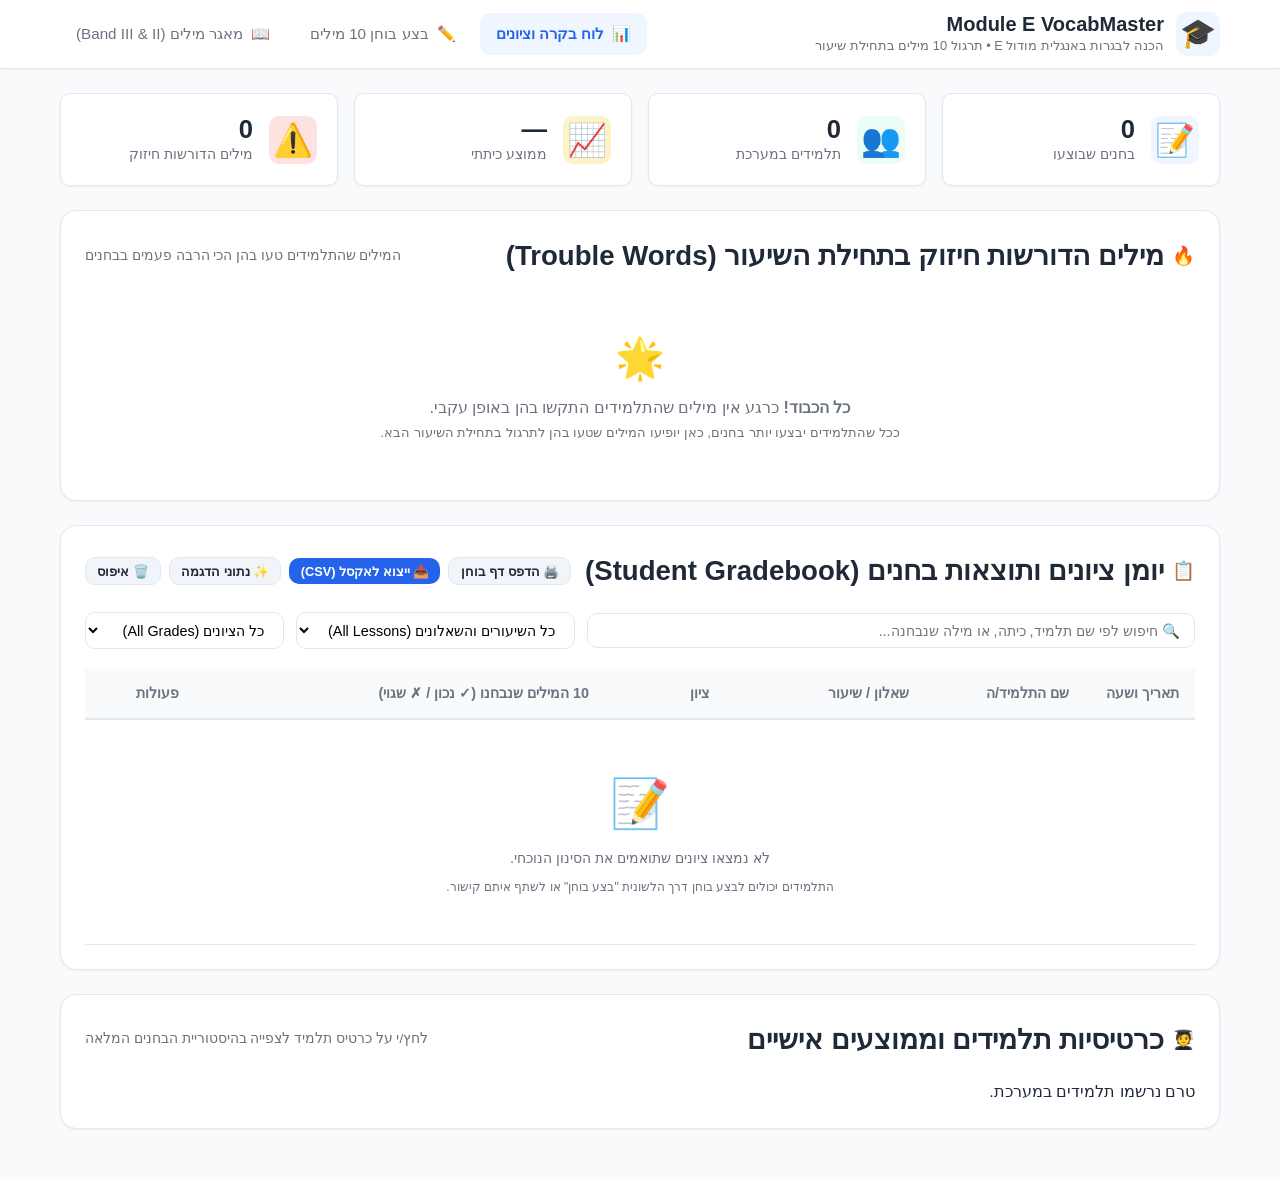
<file: index.html>
<!DOCTYPE html>
<html lang="he" dir="rtl">
<head>
  <meta charset="UTF-8">
  <meta name="viewport" content="width=device-width, initial-scale=1.0">
  <title>Module E VocabMaster • תרגול אוצר מילים לבגרות באנגלית</title>
  <link rel="stylesheet" href="css/app.css">
  <link rel="icon" href="data:image/svg+xml,<svg xmlns=%22http://www.w3.org/2000/svg%22 viewBox=%220%22><text y=%2226%22 font-size=%2224%22>🎓</text></svg>">
</head>
<body>

  <!-- Top Navigation Header -->
  <header class="app-header">
    <div class="header-inner">
      <div class="brand-area">
        <div class="brand-icon">🎓</div>
        <div class="brand-text">
          <h1>Module E VocabMaster</h1>
          <p>הכנה לבגרות באנגלית מודול E • תרגול 10 מילים בתחילת שיעור</p>
        </div>
      </div>

      <nav>
        <ul class="nav-tabs">
          <li>
            <a href="#dashboard" class="nav-tab active" data-view="dashboard">
              <span>📊</span> לוח בקרה וציונים
            </a>
          </li>
          <li>
            <a href="#quiz" class="nav-tab" data-view="quiz">
              <span>✏️</span> בצע בוחן 10 מילים
            </a>
          </li>
          <li>
            <a href="#wordbank" class="nav-tab" data-view="wordbank">
              <span>📖</span> מאגר מילים (Band III & II)
            </a>
          </li>
        </ul>
      </nav>
    </div>
  </header>

  <!-- Main App Content -->
  <main class="main-container">

    <!-- ==================== VIEW 1: TEACHER DASHBOARD ==================== -->
    <section id="view-dashboard" class="view-panel active">
      <!-- Quick Statistics -->
      <div class="stats-grid">
        <div class="stat-card">
          <div class="stat-icon" style="background:#eff6ff; color:#2563eb;">📝</div>
          <div class="stat-info">
            <div class="stat-value" id="stat-total-quizzes">0</div>
            <div class="stat-label">בחנים שבוצעו</div>
          </div>
        </div>

        <div class="stat-card">
          <div class="stat-icon" style="background:#ecfdf5; color:#10b981;">👥</div>
          <div class="stat-info">
            <div class="stat-value" id="stat-total-students">0</div>
            <div class="stat-label">תלמידים במערכת</div>
          </div>
        </div>

        <div class="stat-card">
          <div class="stat-icon" style="background:#fef3c7; color:#d97706;">📈</div>
          <div class="stat-info">
            <div class="stat-value" id="stat-avg-grade">—</div>
            <div class="stat-label">ממוצע כיתתי</div>
          </div>
        </div>

        <div class="stat-card">
          <div class="stat-icon" style="background:#fee2e2; color:#ef4444;">⚠️</div>
          <div class="stat-info">
            <div class="stat-value" id="stat-trouble-words">0</div>
            <div class="stat-label">מילים הדורשות חיזוק</div>
          </div>
        </div>
      </div>

      <!-- Section: Trouble Words Spotlight (Words Missed Most Frequently) -->
      <div class="section-card">
        <div class="section-header">
          <div class="section-title">
            <span>🔥</span>
            <h2>מילים הדורשות חיזוק בתחילת השיעור (Trouble Words)</h2>
          </div>
          <div class="section-actions">
            <span style="font-size:0.85rem; color:var(--text-muted);">המילים שהתלמידים טעו בהן הכי הרבה פעמים בבחנים</span>
          </div>
        </div>

        <div id="trouble-words-container">
          <!-- Populated dynamically via JS -->
        </div>
      </div>

      <!-- Section: Student Results Log & Gradebook -->
      <div class="section-card">
        <div class="section-header">
          <div class="section-title">
            <span>📋</span>
            <h2>יומן ציונים ותוצאות בחנים (Student Gradebook)</h2>
          </div>

          <div class="section-actions">
            <button class="btn btn-secondary btn-sm" id="btn-open-printable" title="הדפסת דף בוחן של 10 שאלות על דף">
              🖨️ הדפס דף בוחן
            </button>
            <button class="btn btn-primary btn-sm" id="btn-export-csv" title="ייצוא כל הציונים לקובץ אקסל">
              📥 ייצוא לאקסל (CSV)
            </button>
            <button class="btn btn-secondary btn-sm" id="btn-seed-data" title="טען נתוני דוגמה לצפייה מיידית">
              ✨ נתוני הדגמה
            </button>
            <button class="btn btn-secondary btn-sm" id="btn-clear-data" title="איפוס כל הציונים">
              🗑️ איפוס
            </button>
          </div>
        </div>

        <!-- Filters Toolbar -->
        <div class="filters-bar">
          <input type="text" id="search-results" class="filter-input" placeholder="🔍 חיפוש לפי שם תלמיד, כיתה, או מילה שנבחנה...">

          <select id="filter-lesson" class="filter-select">
            <option value="all">כל השיעורים והשאלונים (All Lessons)</option>
          </select>

          <select id="filter-score" class="filter-select">
            <option value="all">כל הציונים (All Grades)</option>
            <option value="high">ציונים גבוהים (90-100%)</option>
            <option value="mid">ציונים בינוניים (70-89%)</option>
            <option value="low">דרוש תרגול (&lt; 70%)</option>
          </select>
        </div>

        <!-- Results Table -->
        <div class="table-responsive">
          <table class="results-table">
            <thead>
              <tr>
                <th style="width:110px;">תאריך ושעה</th>
                <th style="width:160px;">שם התלמיד/ה</th>
                <th style="width:200px;">שאלון / שיעור</th>
                <th style="width:120px;">ציון</th>
                <th>10 המילים שנבחנו (✓ נכון / ✗ שגוי)</th>
                <th style="width:110px;">פעולות</th>
              </tr>
            </thead>
            <tbody id="results-tbody">
              <!-- Populated dynamically via JS -->
            </tbody>
          </table>
        </div>
      </div>

      <!-- Section: Student Rosters & Averages -->
      <div class="section-card">
        <div class="section-header">
          <div class="section-title">
            <span>🧑‍🎓</span>
            <h2>כרטיסיות תלמידים וממוצעים אישיים</h2>
          </div>
          <span style="font-size:0.85rem; color:var(--text-muted);">לחץ/י על כרטיס תלמיד לצפייה בהיסטוריית הבחנים המלאה</span>
        </div>

        <div id="student-roster-container">
          <!-- Populated dynamically via JS -->
        </div>
      </div>
    </section>


    <!-- ==================== VIEW 2: QUIZ RUNNER ==================== -->
    <section id="view-quiz" class="view-panel">
      <div class="quiz-container">

        <!-- Stage 1: Setup Card -->
        <div id="quiz-setup-card" class="quiz-card">
          <div class="qc-header">
            <h2>בוחן 10 מילים לפתיחת השיעור</h2>
            <p>Module E Vocabulary 10-Word Warm-Up Quiz</p>
          </div>

          <form id="form-start-quiz">
            <div class="form-group">
              <label for="input-student-name">שם התלמיד/ה: *</label>
              <input type="text" id="input-student-name" class="form-control" placeholder="למשל: יובל כהן" required>
            </div>

            <div class="form-group">
              <label for="input-student-class">כיתה / קבוצת לימוד (אופציונלי):</label>
              <input type="text" id="input-student-class" class="form-control" placeholder="למשל: י&quot;א 4 יח&quot;ל, קבוצה א'">
            </div>

            <div class="form-group">
              <label for="quiz-select-lesson">בחר/י שאלון 10 מילים מתוך המאגר:</label>
              <select id="quiz-select-lesson" class="form-control">
                <!-- Populated dynamically via JS -->
              </select>
            </div>

            <div class="form-group">
              <label for="quiz-question-type">סוג השאלות בבוחן:</label>
              <select id="quiz-question-type" class="form-control">
                <option value="mixed">מעורב (הכי מומלץ למודול E: תרגום + הקשר משפט)</option>
                <option value="en_to_he">אנגלית לעברית (תרגום מילה)</option>
                <option value="he_to_en">עברית לאנגלית</option>
                <option value="context">השלמת משפטים בהקשר (Fill in the Blank)</option>
              </select>
            </div>

            <div class="form-actions">
              <button type="submit" class="btn btn-primary" id="btn-submit-start">
                התחל בוחן 10 מילים 🚀
              </button>
              <button type="button" class="btn btn-secondary" id="btn-random-quiz">
                🎲 10 מילים אקראיות
              </button>
            </div>
          </form>
        </div>

        <!-- Stage 2: Active Quiz Question Card -->
        <div id="quiz-running-card" class="quiz-card" style="display:none;">
          <div class="quiz-top-bar">
            <span class="q-counter">שאלה <span id="q-current-num">1</span> מתוך <span id="q-total-num">10</span></span>
            <span style="font-size:0.85rem; color:var(--text-muted);">מודול E • בוחן פתיחה</span>
          </div>

          <div class="progress-track">
            <div id="quiz-progress-bar" class="progress-fill"></div>
          </div>

          <div class="question-box">
            <button type="button" class="btn-speak-question" id="btn-speak-question" title="השמע הגייה באנגלית">🔊</button>
            <div class="q-prompt en-text" id="q-prompt-text">absorb</div>
            <div class="q-subprompt" id="q-subprompt-text">בחר/י את התרגום המתאים בעברית:</div>
          </div>

          <div class="options-grid" id="q-options-container">
            <!-- 4 Multiple choice buttons injected here -->
          </div>

          <div id="question-feedback-box" class="feedback-box" style="display:none;">
            <!-- Feedback injected here -->
          </div>

          <div class="quiz-footer-actions">
            <button type="button" class="btn btn-primary" id="btn-next-question" style="display:none;">
              שאלה הבאה ⬅
            </button>
          </div>
        </div>

        <!-- Stage 3: Scorecard & Review Card -->
        <div id="quiz-results-card" class="quiz-card" style="display:none;">
          <div class="scorecard-header">
            <div class="big-score" id="res-grade-pct">90%</div>
            <div class="ratio-score" id="res-score-ratio">9 מתוך 10 נכונים</div>
            <div class="student-tagline" id="res-student-name">תלמיד/ה: נועם כהן</div>
            <div id="res-message-banner" class="res-banner banner-excellent">
              🌟 כל הכבוד! שליטה מעולה באוצר המילים!
            </div>
          </div>

          <div class="scorecard-actions">
            <button type="button" class="btn btn-primary" id="btn-retry-missed" style="display:none;">
              תרגל שוב את המילים שטעית בהן 🔄
            </button>
            <button type="button" class="btn btn-secondary" id="btn-restart-quiz">
              בוחן 10 מילים נוסף ✏️
            </button>
            <button type="button" class="btn btn-secondary" id="btn-back-dashboard">
              חזרה ללוח הבקרה 📊
            </button>
          </div>

          <h3 style="margin-bottom:0.75rem; font-size:1.05rem;">פירוט 10 המילים שנבחנו:</h3>
          <div class="res-words-list" id="res-words-breakdown">
            <!-- Breakdown of all 10 words injected here -->
          </div>
        </div>

      </div>
    </section>


    <!-- ==================== VIEW 3: WORD BANK ==================== -->
    <section id="view-wordbank" class="view-panel">
      <div class="section-card">
        <div class="section-header">
          <div class="section-title">
            <span>📖</span>
            <h2>מאגר אוצר המילים הרשמי לבגרות מודול E</h2>
          </div>
          <span id="wb-count-display" style="font-size:0.85rem; color:var(--text-muted);">נטענו 536 מילים</span>
        </div>

        <div class="filters-bar">
          <input type="text" id="wb-search" class="filter-input" placeholder="🔍 חיפוש מילה באנגלית, תרגום בעברית, או משפט לדוגמה...">

          <select id="wb-list-filter" class="filter-select">
            <option value="all">כל הרשימות (All Lists)</option>
            <option value="Band III - List C">Band III - List C</option>
            <option value="Band III - List D">Band III - List D</option>
            <option value="Custom Words">מילים מותאמות אישית</option>
          </select>
        </div>

        <div class="wb-grid" id="wb-cards-container">
          <!-- Populated dynamically via JS -->
        </div>
      </div>
    </section>

  </main>


  <!-- ==================== MODALS ==================== -->

  <!-- Modal 1: Quiz Sheet Detail -->
  <div class="modal-overlay" id="modal-quiz-sheet">
    <div class="modal-box">
      <div class="modal-header">
        <h3>טופס בוחן מלא לתלמיד/ה</h3>
        <button class="btn-close-modal">&times;</button>
      </div>
      <div class="modal-body" id="modal-sheet-content">
        <!-- Injected dynamically -->
      </div>
      <div class="modal-footer">
        <button class="btn btn-secondary btn-close-modal">סגור</button>
      </div>
    </div>
  </div>

  <!-- Modal 2: Student History -->
  <div class="modal-overlay" id="modal-student-history">
    <div class="modal-box">
      <div class="modal-header">
        <h3>תיק מעקב תלמיד/ה</h3>
        <button class="btn-close-modal">&times;</button>
      </div>
      <div class="modal-body" id="modal-student-content">
        <!-- Injected dynamically -->
      </div>
      <div class="modal-footer">
        <button class="btn btn-secondary btn-close-modal">סגור</button>
      </div>
    </div>
  </div>

  <!-- Modal 3: Printable Paper Quiz Sheet -->
  <div class="modal-overlay" id="modal-printable-quiz">
    <div class="modal-box" style="max-width:850px;">
      <div class="modal-header">
        <h3>דף בוחן להדפסה (Printable 10-Word Quiz)</h3>
        <button class="btn-close-modal">&times;</button>
      </div>
      <div class="modal-body">
        <p style="margin-bottom:1rem; color:var(--text-muted); font-size:0.9rem;">
          דף זה מוכן להדפסה כדף בוחן פיזי של 10 שאלות עבור שיעורים שבהם תלמידים ללא טלפונים, יחד עם דף תשובות למורה.
        </p>
        <div id="printable-quiz-sheet">
          <!-- Injected dynamically -->
        </div>
      </div>
      <div class="modal-footer">
        <button class="btn btn-primary" id="btn-print-sheet">🖨️ הדפס כעת (Print / PDF)</button>
        <button class="btn btn-secondary btn-close-modal">סגור</button>
      </div>
    </div>
  </div>


  <!-- Core Scripts -->
  <script src="js/words-data.js"></script>
  <script src="js/db.js"></script>
  <script src="js/quiz.js"></script>
  <script src="js/dashboard.js"></script>
  <script src="js/app.js"></script>
</body>
</html>
</file>
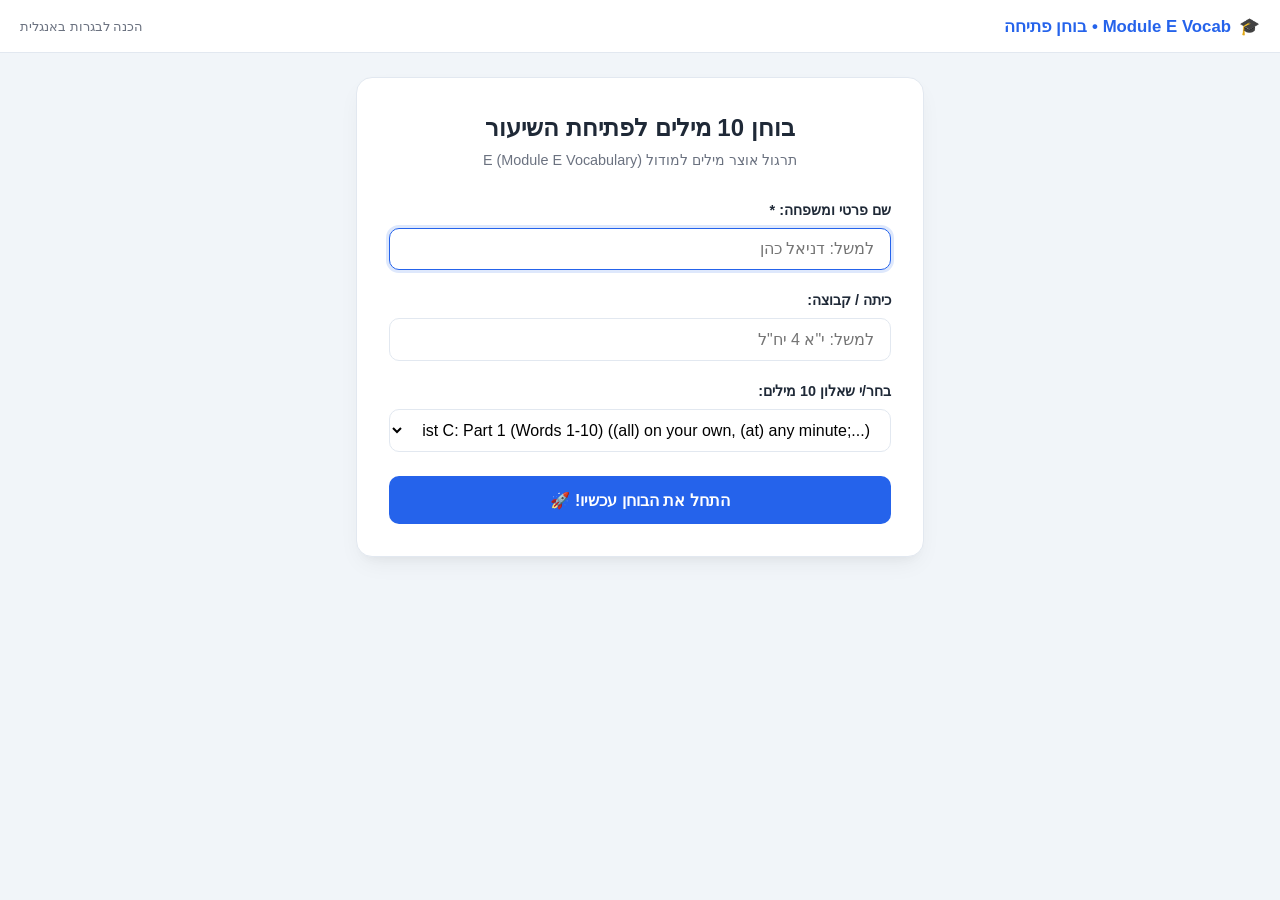
<file: student.html>
<!DOCTYPE html>
<html lang="he" dir="rtl">
<head>
  <meta charset="UTF-8">
  <meta name="viewport" content="width=device-width, initial-scale=1.0, maximum-scale=1.0, user-scalable=no">
  <title>בוחן אוצר מילים • Module E Bagrut Quiz</title>
  <link rel="stylesheet" href="css/app.css">
  <link rel="icon" href="data:image/svg+xml,<svg xmlns=%22http://www.w3.org/2000/svg%22 viewBox=%220%22><text y=%2226%22 font-size=%2224%22>✏️</text></svg>">
  <style>
    /* Mobile-first enhancements for student portal */
    body {
      background: #f1f5f9;
    }
    .student-header {
      background: white;
      padding: 0.85rem 1.25rem;
      border-bottom: 1px solid var(--border-color);
      display: flex;
      justify-content: space-between;
      align-items: center;
    }
    .student-logo {
      display: flex;
      align-items: center;
      gap: 0.5rem;
      font-weight: 700;
      color: var(--primary);
      font-size: 1.05rem;
    }
    .student-wrap {
      max-width: 600px;
      margin: 1.5rem auto;
      padding: 0 1rem;
    }
    .quiz-card {
      box-shadow: 0 10px 25px -5px rgba(0,0,0,0.06), 0 8px 10px -6px rgba(0,0,0,0.04);
    }
  </style>
</head>
<body>

  <header class="student-header">
    <div class="student-logo">
      <span>🎓</span>
      <span>Module E Vocab • בוחן פתיחה</span>
    </div>
    <span style="font-size:0.8rem; color:var(--text-muted);">הכנה לבגרות באנגלית</span>
  </header>

  <main class="student-wrap">

    <!-- Stage 1: Student Setup Form -->
    <div id="quiz-setup-card" class="quiz-card">
      <div class="qc-header">
        <h2>בוחן 10 מילים לפתיחת השיעור</h2>
        <p>תרגול אוצר מילים למודול E (Module E Vocabulary)</p>
      </div>

      <form id="form-start-quiz">
        <div class="form-group">
          <label for="input-student-name">שם פרטי ומשפחה: *</label>
          <input type="text" id="input-student-name" class="form-control" placeholder="למשל: דניאל כהן" required autofocus>
        </div>

        <div class="form-group">
          <label for="input-student-class">כיתה / קבוצה:</label>
          <input type="text" id="input-student-class" class="form-control" placeholder="למשל: י&quot;א 4 יח&quot;ל">
        </div>

        <div class="form-group">
          <label for="quiz-select-lesson">בחר/י שאלון 10 מילים:</label>
          <select id="quiz-select-lesson" class="form-control">
            <!-- Populated dynamically via JS -->
          </select>
        </div>

        <div class="form-group" style="display:none;">
          <input type="hidden" id="quiz-question-type" value="mixed">
        </div>

        <div class="form-actions">
          <button type="submit" class="btn btn-primary" id="btn-submit-start" style="padding:0.9rem;">
            התחל את הבוחן עכשיו! 🚀
          </button>
        </div>
      </form>
    </div>

    <!-- Stage 2: Active Question Card -->
    <div id="quiz-running-card" class="quiz-card" style="display:none;">
      <div class="quiz-top-bar">
        <span class="q-counter">שאלה <span id="q-current-num">1</span> מתוך <span id="q-total-num">10</span></span>
        <span style="font-size:0.85rem; color:var(--text-muted);">Module E Prep</span>
      </div>

      <div class="progress-track">
        <div id="quiz-progress-bar" class="progress-fill"></div>
      </div>

      <div class="question-box">
        <button type="button" class="btn-speak-question" id="btn-speak-question" title="השמע הגייה">🔊</button>
        <div class="q-prompt en-text" id="q-prompt-text">absorb</div>
        <div class="q-subprompt" id="q-subprompt-text">בחר/י את התרגום המתאים:</div>
      </div>

      <div class="options-grid" id="q-options-container">
        <!-- 4 Multiple choice buttons injected here -->
      </div>

      <div id="question-feedback-box" class="feedback-box" style="display:none;">
        <!-- Feedback injected here -->
      </div>

      <div class="quiz-footer-actions">
        <button type="button" class="btn btn-primary" id="btn-next-question" style="display:none;">
          שאלה הבאה ⬅
        </button>
      </div>
    </div>

    <!-- Stage 3: Scorecard & Review Card -->
    <div id="quiz-results-card" class="quiz-card" style="display:none;">
      <div class="scorecard-header">
        <div class="big-score" id="res-grade-pct">90%</div>
        <div class="ratio-score" id="res-score-ratio">9 מתוך 10 נכונים</div>
        <div class="student-tagline" id="res-student-name">תלמיד/ה: נועם כהן</div>
        <div id="res-message-banner" class="res-banner banner-excellent">
          🌟 כל הכבוד! ציון מעולה!
        </div>
      </div>

      <div class="scorecard-actions">
        <button type="button" class="btn btn-primary" id="btn-retry-missed" style="display:none;">
          תרגל שוב את המילים שטעית בהן 🔄
        </button>
        <button type="button" class="btn btn-secondary" onclick="window.location.reload();">
          בוחן נוסף ✏️
        </button>
      </div>

      <h3 style="margin-bottom:0.75rem; font-size:1.05rem;">פירוט התשובות שלך:</h3>
      <div class="res-words-list" id="res-words-breakdown">
        <!-- Breakdown of all 10 words injected here -->
      </div>
    </div>

  </main>

  <!-- Core Scripts -->
  <script src="js/words-data.js"></script>
  <script src="js/db.js"></script>
  <script src="js/quiz.js"></script>
  <script src="js/dashboard.js"></script>
  <script src="js/app.js"></script>
</body>
</html>
</file>
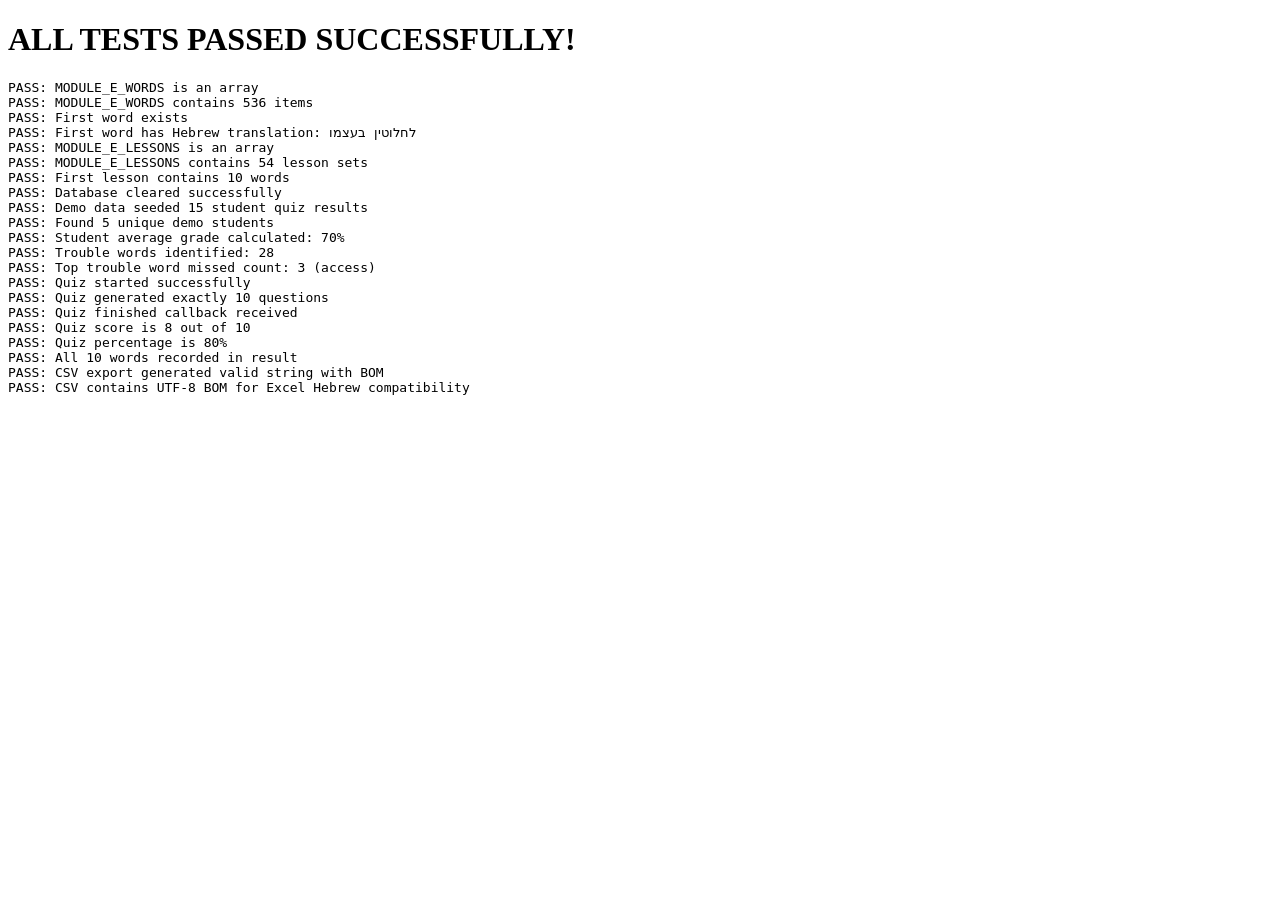
<file: test_runner.html>
<!DOCTYPE html>
<html>
<head><meta charset="utf-8"><title>Automated Verification</title></head>
<body>
  <div id="test-output">Running tests...</div>

  <!-- Include project modules -->
  <script src="js/words-data.js"></script>
  <script src="js/db.js"></script>
  <script src="js/quiz.js"></script>
  <script src="js/dashboard.js"></script>

  <script>
    (function() {
      const out = document.getElementById('test-output');
      const logs = [];
      function assert(condition, message) {
        if (!condition) {
          throw new Error('Assertion Failed: ' + message);
        }
        logs.push('PASS: ' + message);
      }

      try {
        // 1. Verify words data
        assert(Array.isArray(window.MODULE_E_WORDS), 'MODULE_E_WORDS is an array');
        assert(window.MODULE_E_WORDS.length === 536, 'MODULE_E_WORDS contains 536 items');
        assert(window.MODULE_E_WORDS[0].word.length > 0, 'First word exists');
        assert(window.MODULE_E_WORDS[0].translation.length > 0, 'First word has Hebrew translation: ' + window.MODULE_E_WORDS[0].translation);

        // 2. Verify lessons data
        assert(Array.isArray(window.MODULE_E_LESSONS), 'MODULE_E_LESSONS is an array');
        assert(window.MODULE_E_LESSONS.length === 54, 'MODULE_E_LESSONS contains 54 lesson sets');
        assert(window.MODULE_E_LESSONS[0].wordIds.length === 10, 'First lesson contains 10 words');

        // 3. Test Database and Demo Seeding
        window.VocabDB.clearAllResults();
        assert(window.VocabDB.getAllResults().length === 0, 'Database cleared successfully');

        window.VocabDB.seedDemoData();
        const demoResults = window.VocabDB.getAllResults();
        assert(demoResults.length === 15, 'Demo data seeded 15 student quiz results');

        const students = window.VocabDB.getStudentSummaries();
        assert(students.length === 5, 'Found 5 unique demo students');
        assert(students[0].averageGrade > 0, 'Student average grade calculated: ' + students[0].averageGrade + '%');

        const troubleWords = window.VocabDB.getTroubleWords();
        assert(troubleWords.length > 0, 'Trouble words identified: ' + troubleWords.length);
        assert(troubleWords[0].missedCount > 0, 'Top trouble word missed count: ' + troubleWords[0].missedCount + ' (' + troubleWords[0].word + ')');

        // 4. Test Quiz Engine Execution
        const targetLesson = window.MODULE_E_LESSONS[0];
        const allWords = window.VocabDB.getAllWords();
        const quizWords = targetLesson.wordIds.map(id => allWords.find(w => w.id === id)).filter(Boolean);

        let questionCount = 0;
        let finishedResult = null;

        window.VocabQuizEngine.startQuiz({
          words: quizWords,
          studentName: 'שירה מבחן',
          studentClass: 'י"א 5 יח"ל',
          quizId: targetLesson.id,
          quizTitle: targetLesson.title,
          questionType: 'mixed',
          timerSeconds: 0,
          onQuestionChange: (q, state) => {
            questionCount++;
          },
          onQuizFinished: (res) => {
            finishedResult = res;
          }
        });

        assert(window.VocabQuizEngine.currentQuiz !== null, 'Quiz started successfully');
        assert(window.VocabQuizEngine.currentQuiz.questions.length === 10, 'Quiz generated exactly 10 questions');

        // Answer all 10 questions (mix of correct and incorrect)
        for (let i = 0; i < 10; i++) {
          const q = window.VocabQuizEngine.currentQuiz.questions[i];
          // Answer first 8 correctly, last 2 incorrectly
          const answer = (i < 8) ? q.correctAnswer : 'תשובה שגויה';
          window.VocabQuizEngine.submitAnswer(answer);
          if (i < 9) {
            window.VocabQuizEngine.nextQuestion();
          } else {
            window.VocabQuizEngine.finishQuiz();
          }
        }

        assert(finishedResult !== null, 'Quiz finished callback received');
        assert(finishedResult.score === 8, 'Quiz score is 8 out of 10');
        assert(finishedResult.percentage === 80, 'Quiz percentage is 80%');
        assert(finishedResult.wordsTested.length === 10, 'All 10 words recorded in result');

        // Verify CSV Export
        const csv = window.VocabDB.exportResultsCSV();
        assert(typeof csv === 'string' && csv.length > 100, 'CSV export generated valid string with BOM');
        assert(csv.startsWith('\uFEFF'), 'CSV contains UTF-8 BOM for Excel Hebrew compatibility');

        out.innerHTML = '<h1>ALL TESTS PASSED SUCCESSFULLY!</h1><pre>' + logs.join('\n') + '</pre>';
      } catch (err) {
        out.innerHTML = '<h1 style="color:red">TEST FAILED</h1><pre>' + err.stack + '</pre>';
      }
    })();
  </script>
</body>
</html>
</file>
<file: css/app.css>
/* ==========================================================================
   Module E VocabMaster - Main Stylesheet
   Modern, responsive, bilingual (EN/HE) design for Israeli High School ESL
   ========================================================================== */

:root {
  --primary: #2563eb;
  --primary-hover: #1d4ed8;
  --primary-light: #eff6ff;
  --success: #10b981;
  --success-bg: #ecfdf5;
  --success-border: #a7f3d0;
  --warning: #f59e0b;
  --warning-bg: #fffbeb;
  --danger: #ef4444;
  --danger-bg: #fef2f2;
  --danger-border: #fecaca;
  --text-main: #1f2937;
  --text-muted: #6b7280;
  --bg-page: #f8fafc;
  --bg-card: #ffffff;
  --border-color: #e2e8f0;
  --radius-sm: 6px;
  --radius-md: 10px;
  --radius-lg: 16px;
  --shadow-sm: 0 1px 3px rgba(0, 0, 0, 0.05);
  --shadow-md: 0 4px 6px -1px rgba(0, 0, 0, 0.08), 0 2px 4px -2px rgba(0, 0, 0, 0.05);
  --shadow-lg: 0 10px 15px -3px rgba(0, 0, 0, 0.1), 0 4px 6px -4px rgba(0, 0, 0, 0.05);
}

* {
  box-sizing: border-box;
  margin: 0;
  padding: 0;
}

body {
  font-family: -apple-system, BlinkMacSystemFont, "Segoe UI", Roboto, "Helvetica Neue", Arial, "Rubik", "Assistant", sans-serif;
  background-color: var(--bg-page);
  color: var(--text-main);
  line-height: 1.5;
  direction: rtl; /* Base interface in Hebrew for teacher & student navigation */
  min-height: 100vh;
  display: flex;
  flex-direction: column;
}

/* LTR utility for English text */
.en-text, .eng-mode {
  direction: ltr;
  text-align: left;
}

.he-text {
  direction: rtl;
  text-align: right;
}

/* ---------------- Top Navbar ---------------- */
.app-header {
  background: var(--bg-card);
  border-bottom: 1px solid var(--border-color);
  position: sticky;
  top: 0;
  z-index: 100;
  box-shadow: var(--shadow-sm);
}

.header-inner {
  max-width: 1200px;
  margin: 0 auto;
  padding: 0.75rem 1.25rem;
  display: flex;
  justify-content: space-between;
  align-items: center;
  flex-wrap: wrap;
  gap: 1rem;
}

.brand-area {
  display: flex;
  align-items: center;
  gap: 0.75rem;
}

.brand-icon {
  font-size: 1.8rem;
  background: var(--primary-light);
  width: 44px;
  height: 44px;
  display: flex;
  align-items: center;
  justify-content: center;
  border-radius: var(--radius-md);
}

.brand-text h1 {
  font-size: 1.25rem;
  font-weight: 700;
  color: var(--text-main);
  line-height: 1.2;
}

.brand-text p {
  font-size: 0.8rem;
  color: var(--text-muted);
}

.nav-tabs {
  display: flex;
  gap: 0.5rem;
  list-style: none;
}

.nav-tab {
  display: flex;
  align-items: center;
  gap: 0.5rem;
  padding: 0.6rem 1rem;
  font-size: 0.95rem;
  font-weight: 500;
  color: var(--text-muted);
  text-decoration: none;
  border-radius: var(--radius-md);
  transition: all 0.2s;
  cursor: pointer;
}

.nav-tab:hover {
  background: #f1f5f9;
  color: var(--text-main);
}

.nav-tab.active {
  background: var(--primary-light);
  color: var(--primary);
  font-weight: 600;
}

/* ---------------- Container & Views ---------------- */
.main-container {
  max-width: 1200px;
  margin: 1.5rem auto;
  padding: 0 1.25rem;
  flex: 1;
  width: 100%;
}

.view-panel {
  display: none;
}

.view-panel.active {
  display: block;
  animation: fadeIn 0.25s ease-out;
}

@keyframes fadeIn {
  from { opacity: 0; transform: translateY(4px); }
  to { opacity: 1; transform: translateY(0); }
}

/* ---------------- Stat Cards ---------------- */
.stats-grid {
  display: grid;
  grid-template-columns: repeat(auto-fit, minmax(220px, 1fr));
  gap: 1rem;
  margin-bottom: 1.5rem;
}

.stat-card {
  background: var(--bg-card);
  padding: 1.25rem;
  border-radius: var(--radius-md);
  border: 1px solid var(--border-color);
  box-shadow: var(--shadow-sm);
  display: flex;
  align-items: center;
  gap: 1rem;
}

.stat-icon {
  font-size: 2rem;
  width: 48px;
  height: 48px;
  border-radius: var(--radius-md);
  display: flex;
  align-items: center;
  justify-content: center;
  background: #f1f5f9;
}

.stat-info .stat-value {
  font-size: 1.6rem;
  font-weight: 700;
  color: var(--text-main);
  line-height: 1.2;
}

.stat-info .stat-label {
  font-size: 0.85rem;
  color: var(--text-muted);
}

/* ---------------- Section Containers ---------------- */
.section-card {
  background: var(--bg-card);
  border: 1px solid var(--border-color);
  border-radius: var(--radius-lg);
  box-shadow: var(--shadow-sm);
  padding: 1.5rem;
  margin-bottom: 1.5rem;
}

.section-header {
  display: flex;
  justify-content: space-between;
  align-items: center;
  margin-bottom: 1.25rem;
  flex-wrap: wrap;
  gap: 0.75rem;
}

.section-title {
  display: flex;
  align-items: center;
  gap: 0.5rem;
  font-size: 1.15rem;
  font-weight: 700;
}

.section-actions {
  display: flex;
  gap: 0.5rem;
  align-items: center;
}

/* ---------------- Buttons ---------------- */
.btn {
  display: inline-flex;
  align-items: center;
  justify-content: center;
  gap: 0.5rem;
  padding: 0.55rem 1.1rem;
  font-size: 0.9rem;
  font-weight: 600;
  border-radius: var(--radius-md);
  cursor: pointer;
  border: none;
  transition: all 0.2s;
  text-decoration: none;
}

.btn-primary {
  background: var(--primary);
  color: white;
}
.btn-primary:hover {
  background: var(--primary-hover);
}

.btn-secondary {
  background: #f1f5f9;
  color: var(--text-main);
  border: 1px solid var(--border-color);
}
.btn-secondary:hover {
  background: #e2e8f0;
}

.btn-success {
  background: var(--success);
  color: white;
}
.btn-success:hover {
  background: #059669;
}

.btn-sm {
  padding: 0.35rem 0.7rem;
  font-size: 0.8rem;
}

.btn-speak-sm {
  background: #f1f5f9;
  border: 1px solid var(--border-color);
  border-radius: 50%;
  width: 28px;
  height: 28px;
  cursor: pointer;
  display: inline-flex;
  align-items: center;
  justify-content: center;
  font-size: 0.85rem;
  transition: all 0.15s;
  flex-shrink: 0;
}
.btn-speak-sm:hover {
  background: var(--primary-light);
  transform: scale(1.1);
}

/* ---------------- Filters Toolbar ---------------- */
.filters-bar {
  display: flex;
  gap: 0.75rem;
  margin-bottom: 1.25rem;
  flex-wrap: wrap;
  align-items: center;
}

.filter-input, .filter-select {
  padding: 0.55rem 0.9rem;
  border: 1px solid var(--border-color);
  border-radius: var(--radius-md);
  font-size: 0.9rem;
  background: white;
  outline: none;
  transition: border-color 0.2s;
}

.filter-input:focus, .filter-select:focus {
  border-color: var(--primary);
  box-shadow: 0 0 0 3px rgba(37, 99, 235, 0.1);
}

.filter-input {
  flex: 1;
  min-width: 200px;
}

/* ---------------- Results Table ---------------- */
.table-responsive {
  width: 100%;
  overflow-x: auto;
}

.results-table {
  width: 100%;
  border-collapse: collapse;
  text-align: right;
  font-size: 0.9rem;
}

.results-table th {
  background: #f8fafc;
  padding: 0.85rem 1rem;
  font-weight: 600;
  color: var(--text-muted);
  border-bottom: 2px solid var(--border-color);
  white-space: nowrap;
}

.results-table td {
  padding: 0.85rem 1rem;
  border-bottom: 1px solid var(--border-color);
  vertical-align: middle;
}

.results-table tr:hover td {
  background: #fdfdfe;
}

.col-date .date-main {
  display: block;
  font-weight: 600;
}
.col-date .date-sub {
  font-size: 0.75rem;
  color: var(--text-muted);
}

.class-tag {
  display: inline-block;
  background: #f1f5f9;
  color: var(--text-muted);
  font-size: 0.75rem;
  padding: 0.15rem 0.5rem;
  border-radius: 12px;
  margin-right: 0.4rem;
}

.quiz-title-cell {
  font-weight: 500;
  color: #334155;
}

/* Badges */
.grade-badge {
  display: inline-flex;
  align-items: center;
  font-weight: 700;
  padding: 0.25rem 0.6rem;
  border-radius: var(--radius-sm);
  font-size: 0.85rem;
}

.badge-success {
  background: var(--success-bg);
  color: #065f46;
  border: 1px solid var(--success-border);
}

.badge-warning {
  background: var(--warning-bg);
  color: #92400e;
  border: 1px solid #fde68a;
}

.badge-danger {
  background: var(--danger-bg);
  color: #991b1b;
  border: 1px solid var(--danger-border);
}

.score-ratio {
  font-size: 0.8rem;
  color: var(--text-muted);
  margin-right: 0.3rem;
}

/* Words Chips */
.words-container {
  display: flex;
  flex-wrap: wrap;
  gap: 0.35rem;
  max-width: 480px;
  direction: ltr;
}

.word-chip {
  font-size: 0.78rem;
  padding: 0.2rem 0.5rem;
  border-radius: 4px;
  font-weight: 500;
  display: inline-flex;
  align-items: center;
  gap: 0.25rem;
  white-space: nowrap;
}

.chip-correct {
  background: #ecfdf5;
  color: #047857;
  border: 1px solid #d1fae5;
}

.chip-missed {
  background: #fef2f2;
  color: #b91c1c;
  border: 1px solid #fee2e2;
  font-weight: 600;
}

.btn-action {
  background: white;
  border: 1px solid var(--border-color);
  padding: 0.35rem 0.6rem;
  border-radius: var(--radius-sm);
  cursor: pointer;
  font-size: 0.8rem;
  transition: all 0.15s;
}
.btn-action:hover {
  background: #f8fafc;
  border-color: #cbd5e1;
}

/* Empty State */
.empty-state {
  text-align: center;
  padding: 3rem 1rem !important;
}

.empty-box {
  display: flex;
  flex-direction: column;
  align-items: center;
  gap: 0.5rem;
  color: var(--text-muted);
}

.empty-icon {
  font-size: 3rem;
}

/* ---------------- Trouble Words Spotlight ---------------- */
.trouble-words-grid {
  display: grid;
  grid-template-columns: repeat(auto-fill, minmax(260px, 1fr));
  gap: 1rem;
}

.trouble-word-card {
  background: #ffffff;
  border: 1px solid #fecaca;
  border-radius: var(--radius-md);
  padding: 1rem;
  box-shadow: var(--shadow-sm);
  display: flex;
  flex-direction: column;
  gap: 0.5rem;
  transition: transform 0.15s;
}

.trouble-word-card:hover {
  transform: translateY(-2px);
  box-shadow: var(--shadow-md);
}

.tw-header {
  display: flex;
  align-items: center;
  gap: 0.5rem;
  direction: ltr;
}

.tw-rank {
  background: #fee2e2;
  color: #991b1b;
  font-weight: 700;
  font-size: 0.75rem;
  padding: 0.15rem 0.45rem;
  border-radius: 4px;
}

.tw-word {
  font-size: 1.1rem;
  font-weight: 700;
  color: #1e293b;
}

.tw-miss-badge {
  margin-left: auto;
  font-size: 0.75rem;
  color: #b91c1c;
  font-weight: 600;
  background: #fef2f2;
  padding: 0.15rem 0.4rem;
  border-radius: 4px;
}

.tw-details {
  display: flex;
  align-items: center;
  gap: 0.5rem;
  direction: rtl;
}

.tw-trans {
  font-size: 1rem;
  font-weight: 600;
  color: #0f172a;
}

.tw-pos {
  font-size: 0.75rem;
  color: var(--text-muted);
}

.tw-example {
  font-size: 0.8rem;
  color: #475569;
  direction: ltr;
  background: #f8fafc;
  padding: 0.4rem 0.6rem;
  border-radius: 4px;
  border-left: 3px solid var(--primary);
}

.tw-students {
  margin-top: auto;
  font-size: 0.75rem;
  color: #64748b;
}

.empty-trouble-words {
  text-align: center;
  padding: 2rem;
  color: var(--text-muted);
}
.empty-trouble-words .celebrate-icon {
  font-size: 2.5rem;
  display: block;
  margin-bottom: 0.5rem;
}

/* ---------------- Student Roster ---------------- */
.roster-grid {
  display: grid;
  grid-template-columns: repeat(auto-fill, minmax(210px, 1fr));
  gap: 0.85rem;
}

.student-card {
  background: white;
  border: 1px solid var(--border-color);
  border-radius: var(--radius-md);
  padding: 0.9rem;
  cursor: pointer;
  transition: all 0.2s;
}

.student-card:hover {
  border-color: var(--primary);
  box-shadow: var(--shadow-sm);
  transform: translateY(-2px);
}

.sc-header {
  display: flex;
  justify-content: space-between;
  align-items: center;
  margin-bottom: 0.6rem;
}

.sc-name {
  font-weight: 700;
  font-size: 0.95rem;
}

.sc-class {
  font-size: 0.75rem;
  color: var(--text-muted);
}

.sc-stats {
  display: flex;
  justify-content: space-between;
  background: #f8fafc;
  padding: 0.5rem;
  border-radius: var(--radius-sm);
  text-align: center;
}

.sc-stat-item .sc-val {
  display: block;
  font-weight: 700;
  font-size: 0.95rem;
}
.sc-stat-item .sc-lbl {
  font-size: 0.7rem;
  color: var(--text-muted);
}

.grade-high { color: #059669; }
.grade-mid { color: #d97706; }
.grade-low { color: #dc2626; }

/* ---------------- Quiz Setup & Runner ---------------- */
.quiz-container {
  max-width: 680px;
  margin: 0 auto;
}

.quiz-card {
  background: var(--bg-card);
  border: 1px solid var(--border-color);
  border-radius: var(--radius-lg);
  box-shadow: var(--shadow-md);
  padding: 2rem;
  margin-bottom: 2rem;
}

.qc-header {
  text-align: center;
  margin-bottom: 1.75rem;
}

.qc-header h2 {
  font-size: 1.5rem;
  color: var(--text-main);
  margin-bottom: 0.25rem;
}

.qc-header p {
  color: var(--text-muted);
  font-size: 0.9rem;
}

.form-group {
  margin-bottom: 1.25rem;
}

.form-group label {
  display: block;
  font-weight: 600;
  margin-bottom: 0.4rem;
  font-size: 0.9rem;
}

.form-control {
  width: 100%;
  padding: 0.7rem 1rem;
  border: 1px solid var(--border-color);
  border-radius: var(--radius-md);
  font-size: 1rem;
  outline: none;
  background: #fff;
  transition: border-color 0.2s;
}

.form-control:focus {
  border-color: var(--primary);
  box-shadow: 0 0 0 3px rgba(37, 99, 235, 0.15);
}

.form-actions {
  display: flex;
  gap: 0.75rem;
  margin-top: 1.5rem;
}

.form-actions .btn {
  flex: 1;
  padding: 0.8rem;
  font-size: 1rem;
}

/* Quiz Active Screen */
.quiz-top-bar {
  display: flex;
  justify-content: space-between;
  align-items: center;
  margin-bottom: 1rem;
}

.q-counter {
  font-weight: 600;
  font-size: 0.95rem;
  color: var(--text-muted);
}

.progress-track {
  width: 100%;
  height: 8px;
  background: #e2e8f0;
  border-radius: 4px;
  overflow: hidden;
  margin-bottom: 1.75rem;
}

.progress-fill {
  height: 100%;
  background: var(--primary);
  width: 0%;
  transition: width 0.3s ease;
}

.question-box {
  background: #f8fafc;
  border: 2px solid #e2e8f0;
  border-radius: var(--radius-lg);
  padding: 1.75rem;
  text-align: center;
  margin-bottom: 1.5rem;
  position: relative;
}

.q-prompt {
  font-size: 2rem;
  font-weight: 800;
  color: #0f172a;
  margin-bottom: 0.5rem;
  letter-spacing: -0.5px;
}

.q-subprompt {
  font-size: 1rem;
  color: var(--text-muted);
}

.btn-speak-question {
  position: absolute;
  top: 1rem;
  left: 1rem;
  background: white;
  border: 1px solid var(--border-color);
  border-radius: 50%;
  width: 40px;
  height: 40px;
  font-size: 1.2rem;
  cursor: pointer;
  box-shadow: var(--shadow-sm);
  transition: all 0.2s;
}
.btn-speak-question:hover {
  transform: scale(1.1);
  background: var(--primary-light);
}

/* Options Grid */
.options-grid {
  display: grid;
  grid-template-columns: 1fr;
  gap: 0.75rem;
  margin-bottom: 1.5rem;
}

.quiz-opt-btn {
  background: white;
  border: 2px solid var(--border-color);
  border-radius: var(--radius-md);
  padding: 1rem 1.25rem;
  font-size: 1.1rem;
  font-weight: 500;
  cursor: pointer;
  display: flex;
  align-items: center;
  gap: 1rem;
  text-align: right;
  transition: all 0.15s ease;
  width: 100%;
}

.quiz-opt-btn:hover:not(:disabled) {
  border-color: var(--primary);
  background: var(--primary-light);
  transform: translateX(-3px);
}

.opt-letter {
  background: #f1f5f9;
  color: var(--text-muted);
  width: 32px;
  height: 32px;
  display: flex;
  align-items: center;
  justify-content: center;
  border-radius: 50%;
  font-weight: 700;
  font-size: 0.9rem;
  flex-shrink: 0;
}

.opt-text {
  flex: 1;
}

.quiz-opt-btn.correct {
  border-color: var(--success);
  background: var(--success-bg);
  color: #065f46;
}
.quiz-opt-btn.correct .opt-letter {
  background: var(--success);
  color: white;
}

.quiz-opt-btn.incorrect {
  border-color: var(--danger);
  background: var(--danger-bg);
  color: #991b1b;
}
.quiz-opt-btn.incorrect .opt-letter {
  background: var(--danger);
  color: white;
}

/* Feedback Box */
.feedback-box {
  padding: 1rem 1.25rem;
  border-radius: var(--radius-md);
  margin-bottom: 1.5rem;
  animation: fadeIn 0.2s ease-in;
}

.fb-correct {
  background: var(--success-bg);
  border: 1px solid var(--success-border);
  color: #065f46;
}

.fb-missed {
  background: var(--danger-bg);
  border: 1px solid var(--danger-border);
  color: #991b1b;
}

.fb-header {
  display: flex;
  justify-content: space-between;
  align-items: center;
  margin-bottom: 0.5rem;
  font-size: 1.05rem;
}

.fb-content p {
  margin-bottom: 0.25rem;
  font-size: 0.95rem;
}

.fb-sentence {
  direction: ltr;
  text-align: left;
  font-style: italic;
  color: #334155;
  margin-top: 0.4rem;
}

.fb-meaning {
  direction: ltr;
  text-align: left;
  font-size: 0.85rem;
  color: #475569;
}

.quiz-footer-actions {
  display: flex;
  justify-content: flex-end;
}

/* ---------------- Scorecard & Results ---------------- */
.scorecard-header {
  text-align: center;
  padding-bottom: 1.5rem;
  border-bottom: 1px solid var(--border-color);
  margin-bottom: 1.5rem;
}

.big-score {
  font-size: 3.5rem;
  font-weight: 800;
  color: var(--primary);
  line-height: 1;
  margin-bottom: 0.5rem;
}

.ratio-score {
  font-size: 1.2rem;
  font-weight: 600;
  color: var(--text-main);
  margin-bottom: 0.5rem;
}

.student-tagline {
  color: var(--text-muted);
  font-size: 0.95rem;
  margin-bottom: 1rem;
}

.res-banner {
  padding: 0.85rem;
  border-radius: var(--radius-md);
  font-size: 1rem;
}

.banner-excellent {
  background: var(--success-bg);
  color: #065f46;
  border: 1px solid var(--success-border);
}

.banner-good {
  background: var(--primary-light);
  color: #1e40af;
  border: 1px solid #bfdbfe;
}

.banner-need-practice {
  background: #fffbeb;
  color: #92400e;
  border: 1px solid #fde68a;
}

.scorecard-actions {
  display: flex;
  gap: 0.75rem;
  justify-content: center;
  margin-bottom: 2rem;
  flex-wrap: wrap;
}

.res-words-list {
  display: flex;
  flex-direction: column;
  gap: 0.65rem;
}

.res-word-row {
  display: flex;
  align-items: center;
  gap: 0.75rem;
  padding: 0.75rem 1rem;
  border-radius: var(--radius-md);
  border: 1px solid var(--border-color);
  background: white;
}

.res-word-row.row-correct {
  border-right: 4px solid var(--success);
}

.res-word-row.row-missed {
  border-right: 4px solid var(--danger);
  background: #fffafa;
}

.rwr-num {
  font-weight: 700;
  color: var(--text-muted);
  width: 24px;
}

.rwr-word {
  flex: 1;
  display: flex;
  align-items: center;
  gap: 0.5rem;
  direction: ltr;
}

.rwr-word strong {
  font-size: 1.05rem;
}

.rwr-trans {
  direction: rtl;
  font-weight: 600;
  color: #475569;
  margin-right: auto;
}

.rwr-answers {
  font-size: 0.85rem;
  display: flex;
  flex-direction: column;
  align-items: flex-end;
}

.tag-correct {
  color: #059669;
  font-weight: 600;
}

.tag-missed {
  color: #dc2626;
  font-weight: 600;
}

.tag-expected {
  color: #059669;
  font-size: 0.8rem;
}

/* ---------------- Word Bank Browser ---------------- */
.wb-grid {
  display: grid;
  grid-template-columns: repeat(auto-fill, minmax(280px, 1fr));
  gap: 1rem;
}

.wb-card {
  background: white;
  border: 1px solid var(--border-color);
  border-radius: var(--radius-md);
  padding: 1rem;
  box-shadow: var(--shadow-sm);
  display: flex;
  flex-direction: column;
  gap: 0.4rem;
}

.wbc-header {
  display: flex;
  align-items: center;
  gap: 0.5rem;
  direction: ltr;
}

.wbc-word {
  font-size: 1.15rem;
  font-weight: 700;
  color: #0f172a;
}

.wbc-list-badge {
  margin-left: auto;
  font-size: 0.7rem;
  background: #f1f5f9;
  color: var(--text-muted);
  padding: 0.15rem 0.4rem;
  border-radius: 4px;
}

.wbc-translation {
  display: flex;
  align-items: center;
  gap: 0.5rem;
  direction: rtl;
}

.wbc-trans-text {
  font-size: 1.05rem;
  font-weight: 700;
  color: var(--primary);
}

.wbc-pos {
  font-size: 0.75rem;
  color: var(--text-muted);
}

.wbc-example {
  direction: ltr;
  text-align: left;
  font-size: 0.82rem;
  color: #475569;
  background: #f8fafc;
  padding: 0.4rem;
  border-radius: 4px;
}

.wbc-meaning {
  direction: ltr;
  text-align: left;
  font-size: 0.75rem;
  color: #64748b;
}

.wb-more-notice {
  grid-column: 1 / -1;
  text-align: center;
  padding: 1.5rem;
  color: var(--text-muted);
  font-size: 0.9rem;
}

/* ---------------- Modals ---------------- */
.modal-overlay {
  display: none;
  position: fixed;
  inset: 0;
  background: rgba(15, 23, 42, 0.6);
  backdrop-filter: blur(2px);
  z-index: 1000;
  align-items: center;
  justify-content: center;
  padding: 1rem;
}

.modal-overlay.active {
  display: flex;
}

.modal-box {
  background: white;
  border-radius: var(--radius-lg);
  max-width: 720px;
  width: 100%;
  max-height: 90vh;
  display: flex;
  flex-direction: column;
  box-shadow: var(--shadow-lg);
  overflow: hidden;
}

.modal-header {
  padding: 1.25rem 1.5rem;
  border-bottom: 1px solid var(--border-color);
  display: flex;
  justify-content: space-between;
  align-items: center;
}

.modal-header h3 {
  font-size: 1.2rem;
}

.btn-close-modal {
  background: none;
  border: none;
  font-size: 1.5rem;
  cursor: pointer;
  color: var(--text-muted);
}

.modal-body {
  padding: 1.5rem;
  overflow-y: auto;
  flex: 1;
}

.modal-footer {
  padding: 1rem 1.5rem;
  border-top: 1px solid var(--border-color);
  display: flex;
  justify-content: flex-end;
  gap: 0.75rem;
  background: #f8fafc;
}

/* Sheet Modal Details */
.sheet-questions-list {
  display: flex;
  flex-direction: column;
  gap: 0.85rem;
  margin-top: 1rem;
}

.sheet-q-item {
  display: flex;
  gap: 1rem;
  padding: 0.9rem;
  border-radius: var(--radius-md);
  border: 1px solid var(--border-color);
  background: white;
}

.sheet-q-item.item-correct {
  border-right: 4px solid var(--success);
}

.sheet-q-item.item-missed {
  border-right: 4px solid var(--danger);
  background: #fffdfd;
}

.sq-num {
  font-weight: 700;
  font-size: 1.1rem;
  color: var(--text-muted);
}

.sq-main {
  flex: 1;
}

.sq-word-line {
  display: flex;
  align-items: center;
  gap: 0.5rem;
  margin-bottom: 0.3rem;
  direction: ltr;
}

.sq-word {
  font-size: 1.1rem;
  font-weight: 700;
}

.sq-trans {
  direction: rtl;
  margin-right: auto;
  font-size: 0.95rem;
}

.sq-example {
  direction: ltr;
  text-align: left;
  font-size: 0.82rem;
  color: #475569;
  margin-bottom: 0.4rem;
}

.sq-answers {
  font-size: 0.85rem;
  display: flex;
  gap: 1.5rem;
  margin-top: 0.25rem;
}

.text-correct { color: #059669; }
.text-missed { color: #dc2626; }

.sq-status {
  font-weight: 700;
  font-size: 0.85rem;
  align-self: center;
}

/* Student History Modal */
.sh-summary-boxes {
  display: flex;
  gap: 1rem;
  margin: 1rem 0;
}

.sh-box {
  flex: 1;
  background: #f8fafc;
  padding: 0.75rem;
  border-radius: var(--radius-md);
  text-align: center;
  border: 1px solid var(--border-color);
}
.sh-box .sh-num {
  display: block;
  font-size: 1.3rem;
  font-weight: 700;
  color: var(--primary);
}

.sh-trouble-chips {
  display: flex;
  flex-wrap: wrap;
  gap: 0.4rem;
  margin: 0.75rem 0 1.25rem 0;
}

.sh-chip {
  background: #fee2e2;
  color: #991b1b;
  font-size: 0.8rem;
  padding: 0.25rem 0.6rem;
  border-radius: 4px;
  font-weight: 600;
  direction: ltr;
}

.sh-table {
  width: 100%;
  border-collapse: collapse;
  margin-top: 0.75rem;
  font-size: 0.85rem;
}

.sh-table th, .sh-table td {
  padding: 0.6rem;
  border-bottom: 1px solid var(--border-color);
  text-align: right;
}

/* ---------------- Printable Exam Styles ---------------- */
@media print {
  body * {
    visibility: hidden;
  }
  #printable-quiz-sheet, #printable-quiz-sheet * {
    visibility: visible;
  }
  #printable-quiz-sheet {
    position: absolute;
    left: 0;
    top: 0;
    width: 100%;
    margin: 0;
    padding: 0;
  }
  .page-break-before {
    page-break-before: always;
  }
  .modal-overlay {
    position: static;
    background: none;
    padding: 0;
  }
  .modal-box {
    max-width: 100%;
    box-shadow: none;
    border: none;
  }
  .modal-header, .modal-footer {
    display: none !important;
  }
}

.print-page {
  padding: 20px;
  background: white;
  color: black;
  font-family: 'Times New Roman', Times, serif;
}

.print-header {
  border-bottom: 2px solid black;
  padding-bottom: 12px;
  margin-bottom: 16px;
  text-align: center;
}

.ph-school {
  font-size: 18pt;
  font-weight: bold;
}

.ph-title {
  font-size: 14pt;
  margin: 4px 0 12px 0;
}

.ph-student-info {
  display: flex;
  justify-content: space-between;
  font-size: 11pt;
  margin-top: 8px;
  direction: ltr;
}

.print-instructions {
  font-size: 11pt;
  margin-bottom: 16px;
  background: #f0f0f0;
  padding: 6px 10px;
  border: 1px solid #ccc;
}

.print-grid-questions {
  display: flex;
  flex-direction: column;
  gap: 14px;
}

.pq-item {
  border-bottom: 1px dotted #999;
  padding-bottom: 10px;
}

.pq-prompt {
  font-size: 12pt;
  direction: ltr;
  text-align: left;
}

.pq-example {
  font-size: 10pt;
  font-style: italic;
  color: #333;
  margin: 2px 0 4px 0;
  direction: ltr;
  text-align: left;
}

.pq-options {
  display: flex;
  flex-wrap: wrap;
  gap: 16px;
  margin-top: 4px;
  direction: rtl;
  text-align: right;
  font-size: 11pt;
}

.key-table {
  width: 100%;
  border-collapse: collapse;
  margin-top: 16px;
  font-size: 11pt;
}

.key-table th, .key-table td {
  border: 1px solid black;
  padding: 8px;
  text-align: left;
}

.key-table td.he-text {
  text-align: right;
  direction: rtl;
}

/* ---------------- Responsive ---------------- */
@media (max-width: 768px) {
  .header-inner {
    flex-direction: column;
    align-items: stretch;
  }
  .nav-tabs {
    justify-content: space-around;
  }
  .section-header {
    flex-direction: column;
    align-items: stretch;
  }
  .filters-bar {
    flex-direction: column;
    align-items: stretch;
  }
  .q-prompt {
    font-size: 1.6rem;
  }
  .quiz-card {
    padding: 1.25rem;
  }
}
</file>
